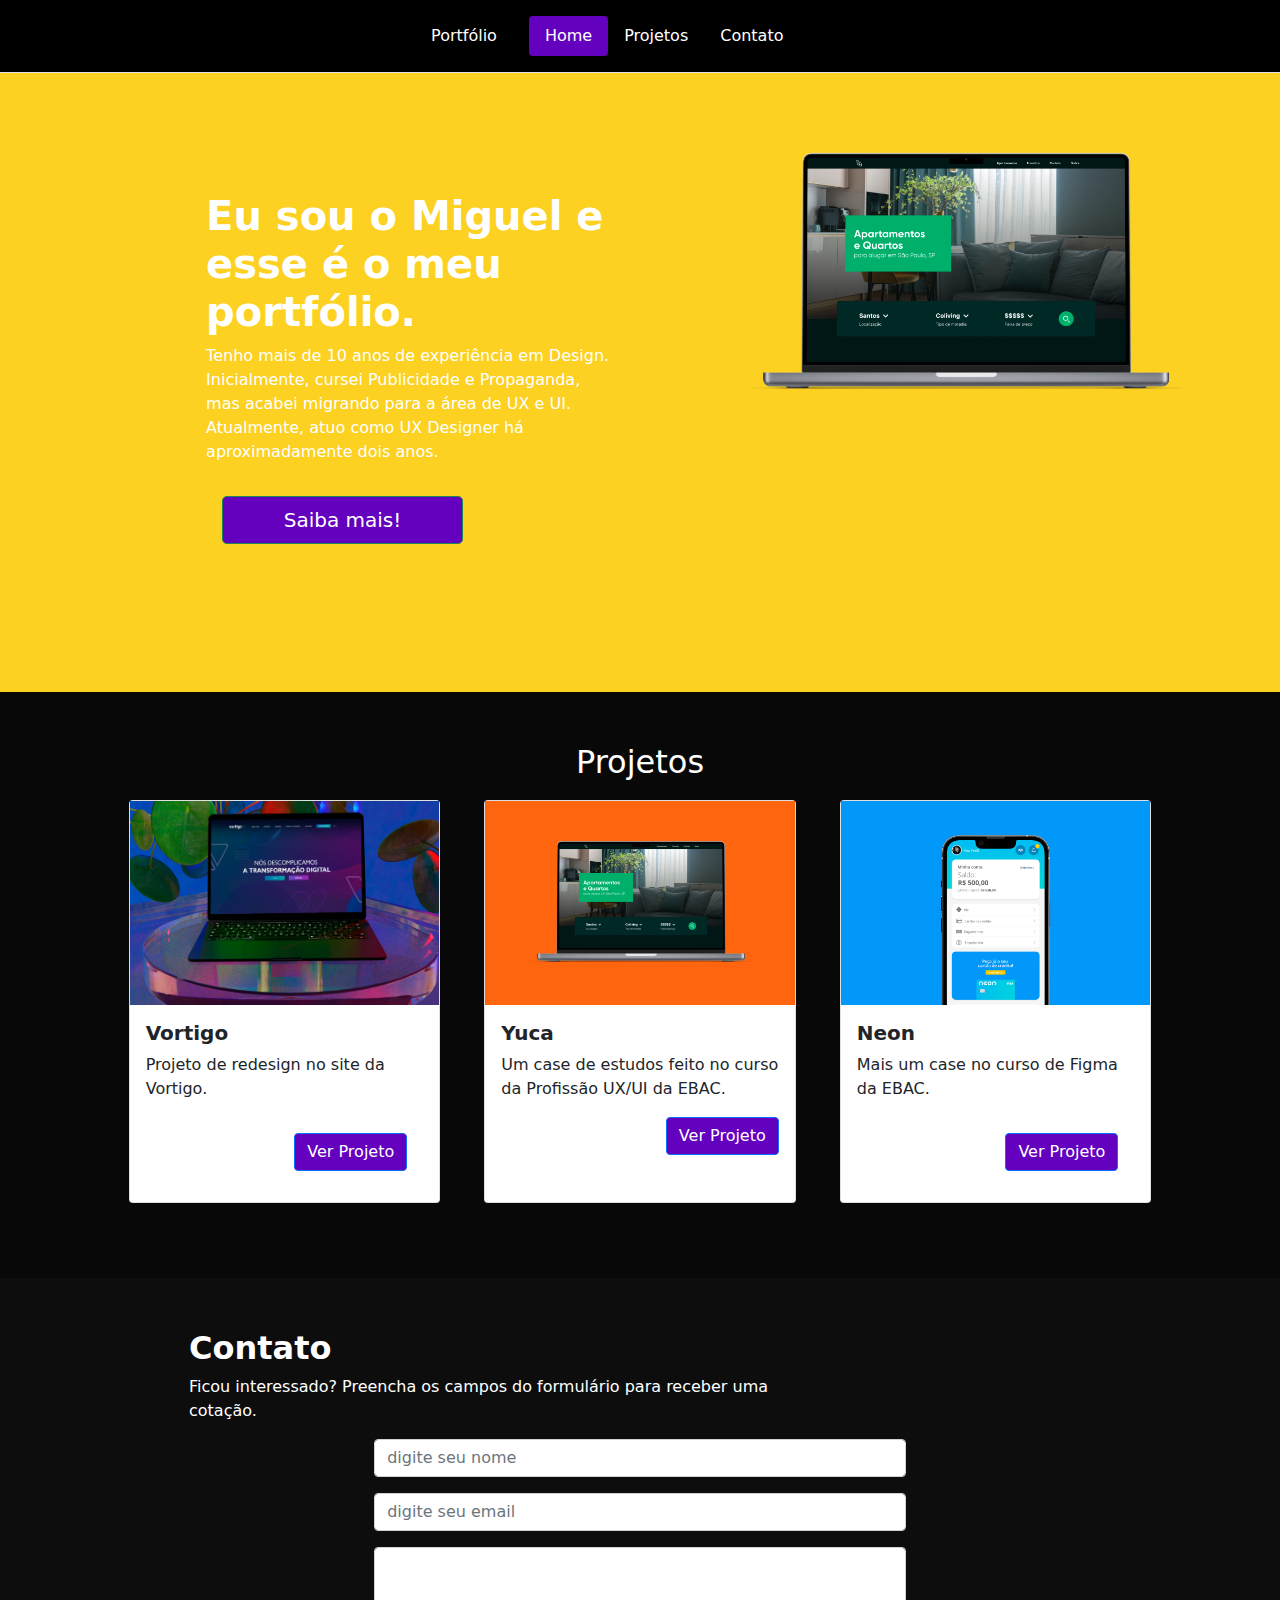
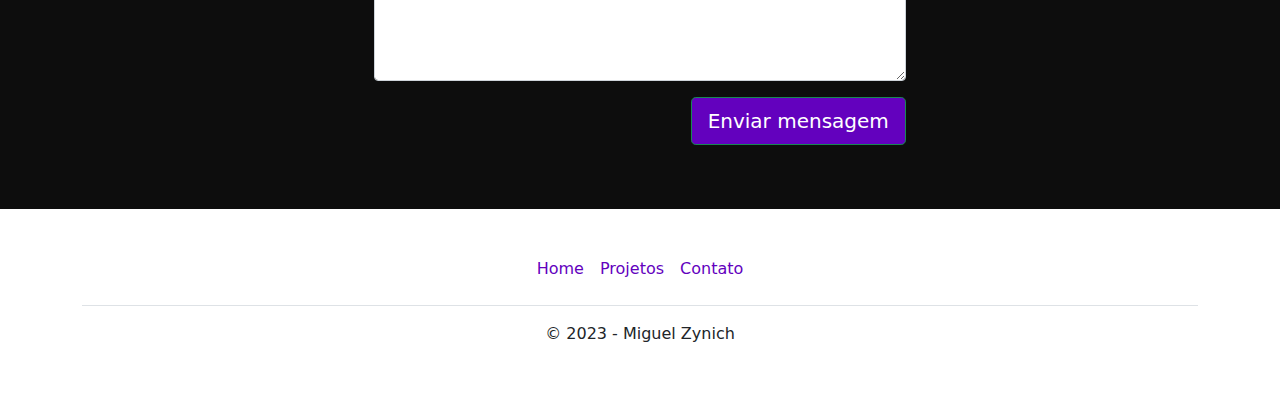
<file: bootstrap/projeto/index.html>
<!DOCTYPE html>
<html lang="en">
<head>
    <meta charset="UTF-8">
    <meta http-equiv="X-UA-Compatible" content="IE=edge">
    <meta name="viewport" content="width=device-width, initial-scale=1.0">
    <link href="./bootstrap/css/bootstrap.min.css" rel="stylesheet">
    <link rel="stylesheet" href="./style/custom.css">
    <title>Portfólio</title>
</head>
<body>
    <header class="d-flex justify-content-center align-items-center border-bottom" style="background-color: #000000;">
        <div class="d-flex align-items-center link-body-emphasis">
            <span class="col-xl-8 col-lg-7 col-md-6 col-sm-6 mx-3" style="color: #ffffff;">Portfólio</span>
        </div>
   
        <ul class="nav nav-pills col-xxl-2 col-xl-3 col-lg-3 col-md-4 col-sm-5 col-xs-8 m-3 p-4b color: #000">
        <li class="nav-item"><a href="#home" class="nav-link active" aria-current="page" style="background-color: #6301be;">Home</a></li>
        <li class="nav-item"><a href="#projetos" class="nav-link" style="color: #ffffff;">Projetos</a></li>
        <li class="nav-item"><a href="#contato" class="nav-link" style="color: #ffffff">Contato</a></li>
    </ul>

</header>
    <section id="sobre" style= "background-color: #FCD122">
    <div class="container">
        <div class="row m-1 p-2">
            <div class="col-md-7 col-sm-12 d-flex flex-column align-items-stretch justify-content-center mx-auto" style="width: 40%; min-width: 260px; height: 480px; min-height: 330px;">
                <h1 class="fw-bold" style= "color: #ffffff;">Eu sou o Miguel e esse é o meu portfólio.</h1>
                <p class="teste" style="color:#ffffff";> Tenho mais de 10 anos de experiência em Design.
                Inicialmente, cursei Publicidade e Propaganda, mas acabei migrando para a área de UX e UI. Atualmente, atuo como UX Designer há aproximadamente dois anos.</p>
                <a class="btn btn-lg btn-success col-md-7 col-sm-7 m-3 position-relative bottom-70 end-80" style="background-color: #6301be;">Saiba mais!</a>
            </div>
            <div class="col-md-5 col-sm-12">
                <img src="./images/mac_preview.png" alt="Imagem Exemplo" class="img-fluid fixed m-2 .img-thumbnail" style="min-width: 220px">
            </div>
        </div>
    </div>
</section>

    <section id="projetos" style= "background-color: #080808;">
        <div class="container col-md-10 col-sm-12 d-flex flex-column align-items-center justify-content-center mx-auto">
            <h2 style="color: #ffffff;">Projetos</h2>
            <div class="row">
                <div class="col">
                <div class="col-12 col-md-6 col-lg-4"></div>
                    <div class="card">
                        <img src="./images/04_02 1.png" alt="Imagem Exemplo" class="img-fluid">
                        <div class="card-body">
                            <h5 class="card-title fw-bold">Vortigo</h5>
                            <p class="card-text">Projeto de redesign no site da Vortigo. </p>
                            <a class="btn btn-primary float-end m-3" style="background-color: #6301be;" data-bs-toggle="modal" data-bs-target="#modal-1">Ver Projeto</a>
                        </div>
                    </div>
                </div>
                    

                    <div class="col-12 col-md-6 col-lg-4">
                    <div class="card">
                        <img src="./images/Group 322.png" alt="Imagem Exemplo" class="img-fluid">
                        <div class="card-body">
                            <h5 class="card-title fw-bold">Yuca</h5>
                            <p class="card-text">Um case de estudos feito no curso da Profissão UX/UI da EBAC.</p>
                            <a class="btn btn-primary float-end" style="background-color: #6301be;"" href="#produto-2">Ver Projeto</a>
                        </div>
                    </div>
                    </div>

                    <div class="col-12 col-md-6 col-lg-4">    
                    <div class="card">
                        <img src="./images/neon.png" alt="Imagem Exemplo" class="img-fluid">
                        <div class="card-body">
                            <h5 class="card-title fw-bold">Neon</h5>
                            <p class="card-text">Mais um case no curso de Figma da EBAC.</p>
                            <a class="btn btn-primary float-end m-3 mt-3" style="background-color: #6301be;" href="#produto-3">Ver Projeto</a>
                        </div>
                    </div>
                </div>
                    
                </div>
            </div>
        </div>

    </section>


    <section id="contato" style="background-color: #0D0D0D;">
        <div class="container d-flex flex-row justify-content-center align-items-center">
            <div class="row">
                <div class="col-md-8 col-sm-3">
                    <h2 class="fw-bold" style="color: #ffffff;">Contato</h2>
                    <p class= texto style="color: #ffffff;">Ficou interessado? Preencha os campos do formulário para receber uma cotação.</p>
                </div>
                <div class= "col-md-12 col-sm-3 mx-auto" style="width: 60%;">
                    <form class="form">

                        <div class="input-group">
                            <input class="form-control" type="text" name="nome" placeholder="digite seu nome">
                        </div>

                        <div class="input-group">
                            <input class="form-control" type="text" name="email" placeholder="digite seu email">
                        </div>

                        <div class="input-group">
                            <textarea  class="form-control" name="" rows="5"></textarea>
                        </div>

                        <button type="submit" class="btn btn-lg btn-success float-end " style="background-color: #6301be">Enviar mensagem</button>

                    </form>

                </div>
            </div>
        </div>
    </section>

    <div class="container">
        <footer class="py-3 my-4">
          <ul class="nav justify-content-center border-bottom pb-3 mb-3">
            <li class="nav-item"><a href="#home" class="nav-link px-2 text-body-secondary" style="color: #6301be;">Home</a></li>
            <li class="nav-item"><a href="#projetos" class="nav-link px-2 text-body-secondary" style="color: #6301be;">Projetos</a></li>
            <li class="nav-item"><a href="#contato" class="nav-link px-2 text-body-secondary" style="color: #6301be;">Contato</a></li>
            </ul>
          <p class="text-center text-body-secondary">© 2023 - Miguel Zynich</p>
        </footer>
      </div>

    <script src="./bootstrap/js/bootstrap.bundle.min.js"></script>
</body>
</html>
</file>
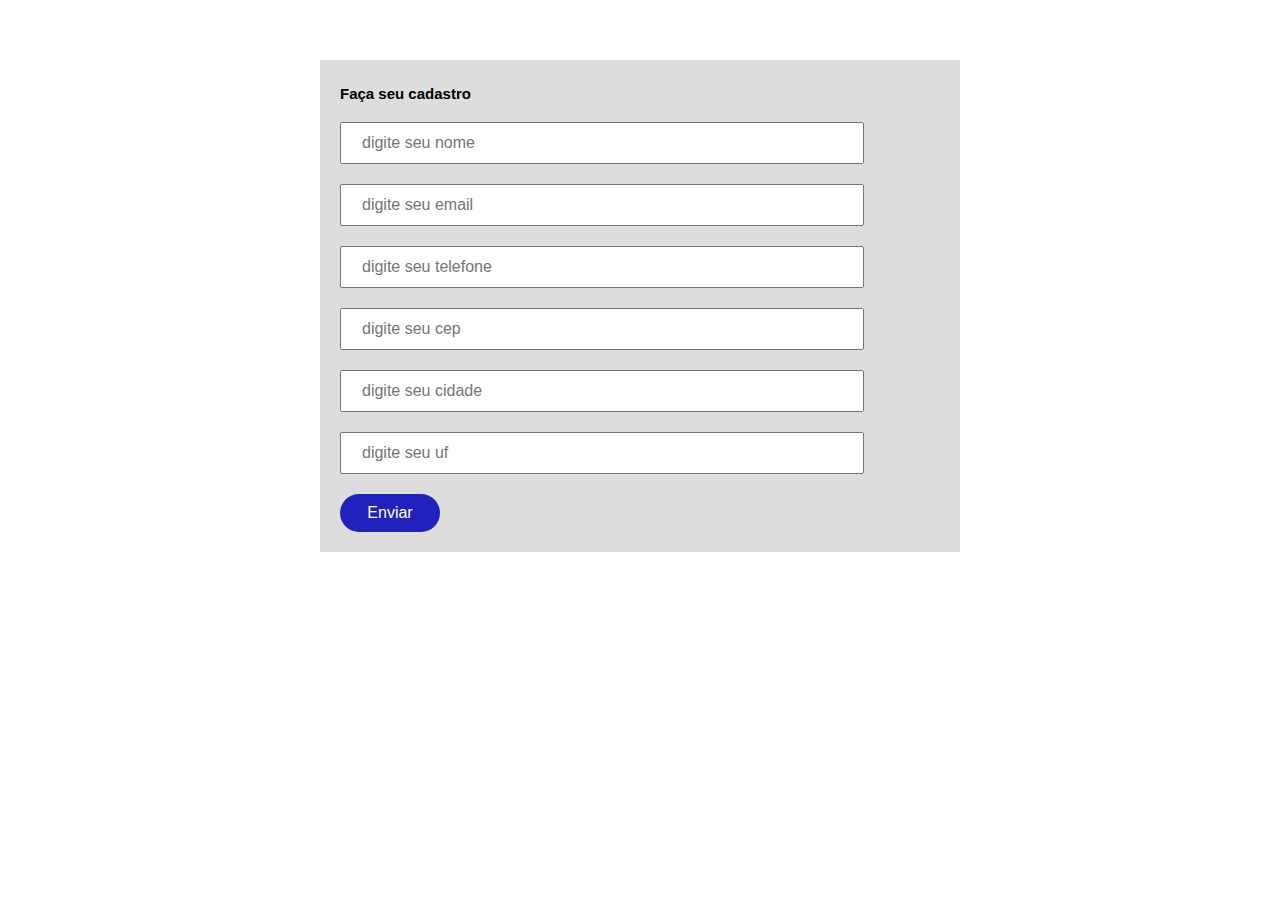
<file: javascript/formulario.html>
<!DOCTYPE html>
<html lang="en">
<head>
    <meta charset="UTF-8">
    <meta http-equiv="X-UA-Compatible" content="IE=edge">
    <meta name="viewport" content="width=device-width, initial-scale=1.0">
    <link rel="stylesheet" href="./css/style.css">
    <title>Javascript</title>
</head>
<body>

    <div class="container">

        <div class="mensagem"></div>

        <form id="formulario-02">
            <h2>Faça seu cadastro</h2>
            <input type="text" placeholder="digite seu nome" class="obrigatorio" name="nome">
            <input type="text" placeholder="digite seu email" class="email" name="email">
            <input type="text" placeholder="digite seu telefone" class="" name="telefone">
            <input type="text" placeholder="digite seu cep" class="numerico" name="cep">
            <input type="text" placeholder="digite seu cidade" class="obrigario" name="cidade">
            <input type="text" placeholder="digite seu uf" class="uf" name="uf"> 
            <button type="submit">Enviar</button>
        </form>

        <div id="resultado">
            
        </div>

    </div>

    <script type="text/javascript" src="./js/script.js"></script>
    
</body>
</html>
</file>
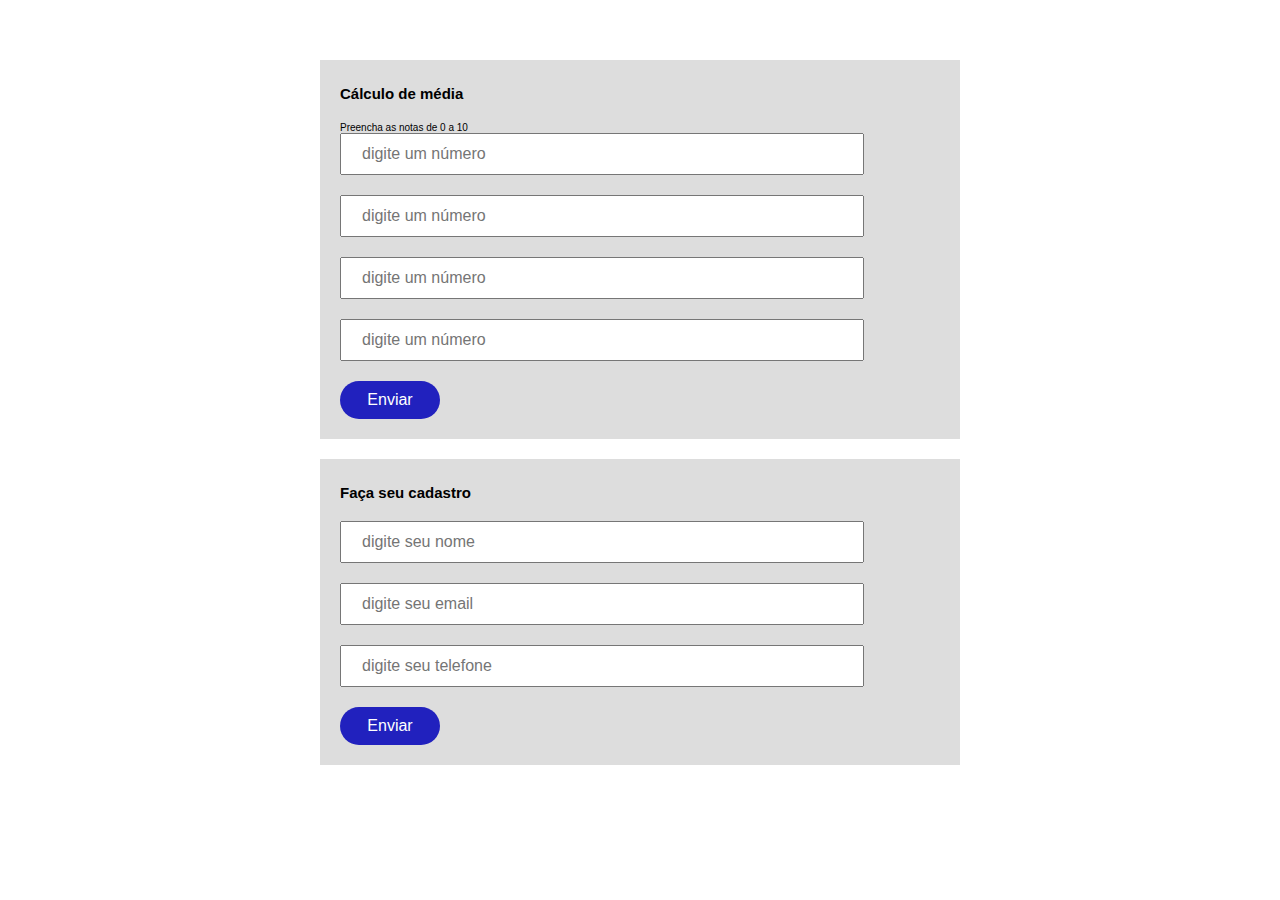
<file: javascript/funcoes.html>
<!DOCTYPE html>
<html lang="en">
<head>
    <meta charset="UTF-8">
    <meta http-equiv="X-UA-Compatible" content="IE=edge">
    <meta name="viewport" content="width=device-width, initial-scale=1.0">
    <link rel="stylesheet" href="./css/style.css">
    <title>Javascript</title>
</head>
<body>

    <div class="container">

        <div class="mensagem"></div>

        <form id="formulario-01">
            <h2>Cálculo de média</h2>
            <p>Preencha as notas de 0 a 10</p>
            <input type="text" placeholder="digite um número" class="numero" name="n1">
            <input type="text" placeholder="digite um número" class="numero" name="n2">
            <input type="text" placeholder="digite um número" class="numero" name="n3">
            <input type="text" placeholder="digite um número" class="numero" name="n4">
            <button type="submit">Enviar</button>
        </form>

        <form id="formulario-02">
            <h2>Faça seu cadastro</h2>
            <input type="text" placeholder="digite seu nome" class="obrigatorio" name="nome">
            <input type="text" placeholder="digite seu email" class="obrigatorio" name="email">
            <input type="text" placeholder="digite seu telefone" class="" name="telefone">
            <button type="submit">Enviar</button>
        </form>

        <div id="resultado">
            
        </div>

    </div>

    <script type="text/javascript" src="./js/script.js"></script>
    
</body>
</html>
</file>
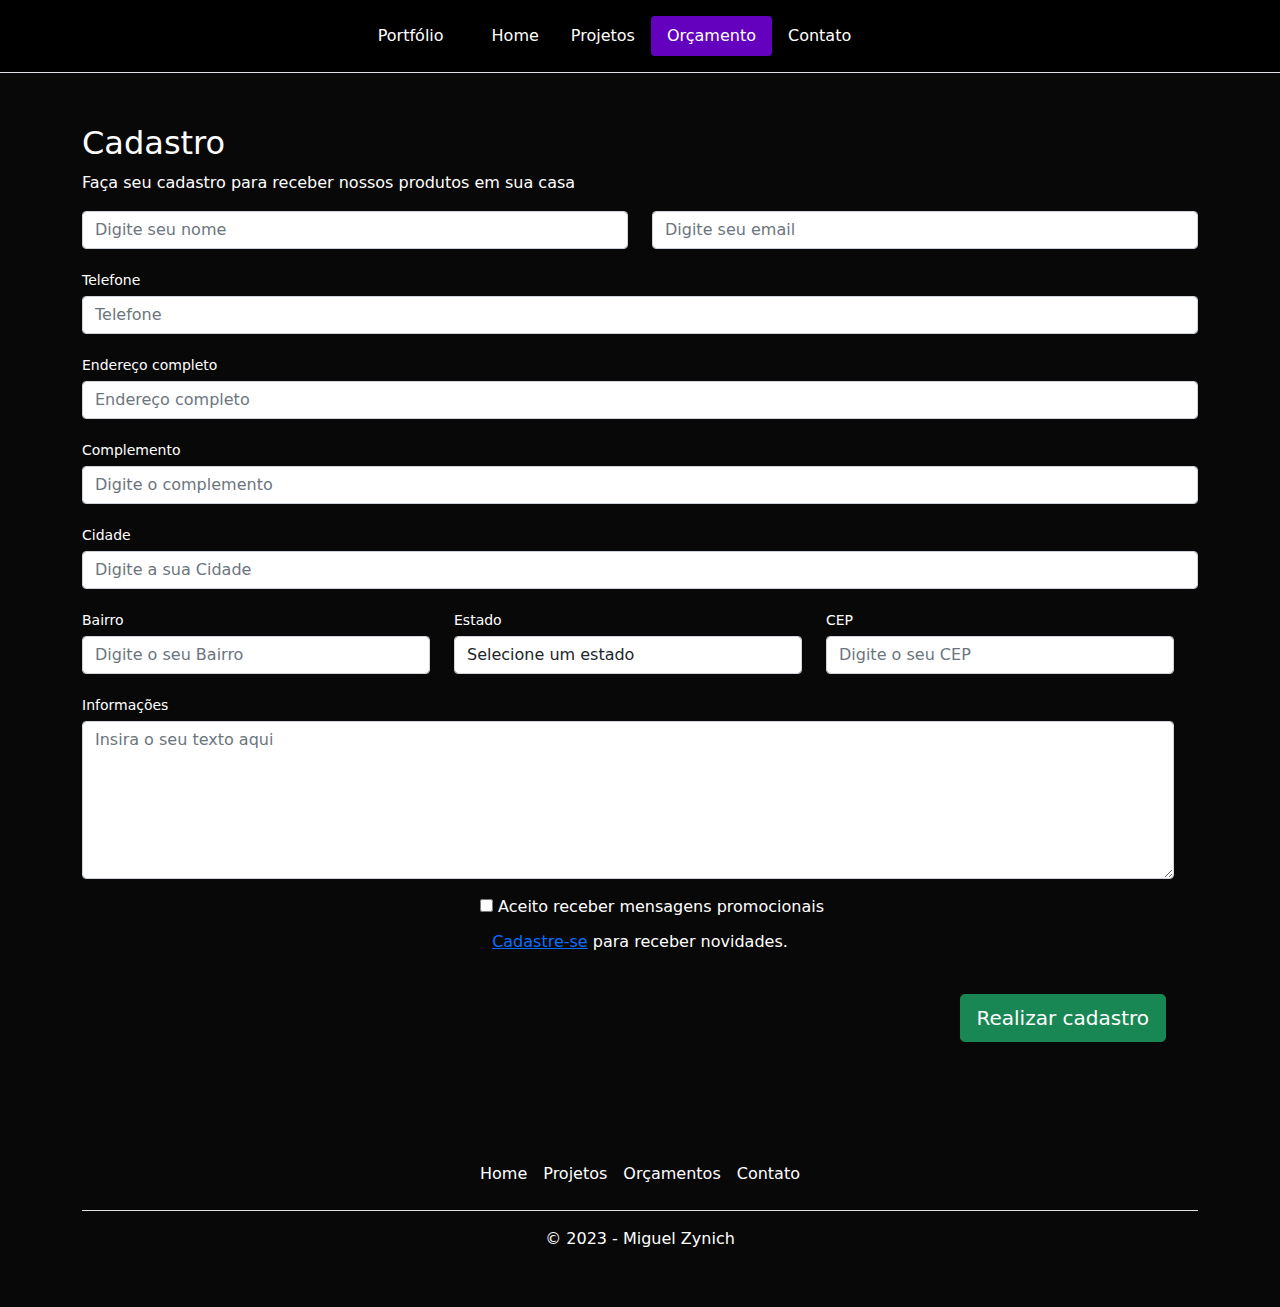
<file: bootstrap/projeto/cadastro.html>
<!DOCTYPE html>
<html lang="en">
<head>
    <meta charset="UTF-8">
    <meta http-equiv="X-UA-Compatible" content="IE=edge">
    <meta name="viewport" content="width=device-width, initial-scale=1.0">
    <link href="./bootstrap/css/bootstrap.min.css" rel="stylesheet">
    <link rel="stylesheet" href="./style/custom.css">
    <title>Portfólio</title>
</head>
<body>
    <header class="d-flex justify-content-center align-items-center border-bottom" style="background-color: #000000;">
        <div class="d-flex align-items-center link-body-emphasis">
            <span class="col-xl-8 col-lg-7 col-md-6 col-sm-6 mx-3" style="color: #ffffff;">Portfólio</span>
        </div>
   
        <ul class="nav nav-pills col-xxl-4 col-xl-4 col-lg-4 col-md-6 col-sm-8 col-xs-3 m-3 p-4b color: #000">
        <li class="nav-item"><a href="./index.html" style="color: #ffffff" class="nav-link">Home</a></li>
        <li class="nav-item"><a href="./index.html" class="nav-link" style="color: #ffffff;">Projetos</a></li>
        <li class="nav-item"><a href="./cadastro.html" class="nav-link active" aria-current="page" style= "background-color: #6301be; color:#ffffff;">Orçamento</a></li>
        <li class="nav-item"><a href="./index.html" class="nav-link" style="color: #ffffff">Contato</a></li>
    </ul>
</header>
<body style="background-color: #080808;">
    <section id="cadastro" style="color: #ffffff">
        <div class="container">

            <div class="row">
                <div class="col-md-12 col-sm-12">
                    <h2>Cadastro</h2>
                    <p>Faça seu cadastro para receber nossos produtos em sua casa</p>
                </div>
            </div>

            <form class="form">
                    <div class="row">
                    <div class="col">
                        <div class="input-group">
                            <input class="form-control" type="text" name="nome" placeholder="Digite seu nome" required pattern="[A-Za-zÀ-ÖØ-öø-ÿ\s]+">
                        </div>
                    </div>
                   

                    <div class="col">
                        <div class="input-group">
                            <input class="form-control" type="email" name="email" placeholder="Digite seu email" required>
                        </div>
                    </div>
                </div>

                <div class="row">
                    <div class="col">
                        <label for="telefone" class="col-form-label col-form-label-sm">Telefone</label>
                        <input type="text" id="telefone" class="form-control" placeholder="Telefone" required>
                    </div>
                </div>

                <div class="row">
                    <div class="col">
                        <label for="endereco" class="col-form-label col-form-label-sm">Endereço completo</label>
                        <input type="text" id="endereco" class="form-control" placeholder="Endereço completo" required>
                    </div>
                </div>

                <div class="row">
                    <div class="col">
                        <label for="complemento" class="col-form-label col-form-label-sm">Complemento</label>
                        <input type="text" id="complemento" class="form-control" placeholder="Digite o complemento" >
                    </div>
                </div>

                <div class="row">
                    <div class="col">
                        <label for="cidade" class="col-form-label col-form-label-sm">Cidade</label>
                        <input type="text" name="cidade" placeholder="Digite a sua Cidade" id="cidade" class="form-control" required>
                    </div>

                    <div class="row">
                        <div class="col">
                            <label for="bairro" class="col-form-label col-form-label-sm">Bairro</label>
                            <input type="text" name="cidade" placeholder="Digite o seu Bairro" id="Bairro" class="form-control" required>
                        </div>

                    <div class="col">
                        <label for="estado" class="col-form-label col-form-label-sm">Estado</label>
                        <select name="estado"  id="estado"  class="form-control">
                            <option value="">Selecione um estado</option>
                            <option value="sp">SP</option>
                            <option value="al">AL</option>
                            <option value="mg">MG</option>
                        </select>
                    </div>
                    <div class="col">
                        <label for="cep"  class="col-form-label col-form-label-sm">CEP</label>
                        <input type="text" name="cep" placeholder="Digite o seu CEP" id="cep" class="form-control" required pattern="[0-9]{5}-?[0-9]{3}">
                    </div>
                </div>


                <div class="row">
                    <div class="col">
                           <label for="info" class="col-form-label col-form-label-sm">Informações</label>
                           <textarea class="form-control" name="informacoes" placeholder="Insira o seu texto aqui" id="info" rows="6" required></textarea>
                        </div>
                    </div>
                </div>
                <div class="row">
                    <div class="col-md-12 d-flex justify-content-center">
                        <div class="form-check">
                            <input type="checkbox" name="promocionais" id="promocionais">
                            <label for="promocionais" class="form-check-label col-form-label-m">Aceito receber mensagens promocionais</label>
                        </div>
                    </div>
                </div>
                
            </form>

            <div class="row">
                <div class="col-md-12">
                <div class="promo w-100 mb-3 d-flex justify-content-center">
            <p> <a href="#cadastro" class="toggle_cadastro" data-bs-toggle="modal" data-bs-target="#modal-1">Cadastre-se</a> para receber
                novidades.</p>
            </div>
            </div>
           
            <div class="row">
            <div class="col-md-12">
            <button type="submit" class="btn btn-lg btn-success float-end m-2">Realizar cadastro</button>
            </div>
            </div>
    </section>

    <div class="modal fade" id="modal-1">
        <div class="modal-dialog">
            <div class="modal-content">
                <div class="modal-header">
                    <h5 class="modal-title">Inscrever-me na lista</h5>
                    <button class="btn-close" data-bs-dismiss="modal" aria-label="Close"></button>
                </div>
                <div class="modal-body">
                    <h6>Preencha os campos para receber novidades e promoções</h6>

                    <form class="form-inline">
                        <div class="row">
                            <div class="form-group col-4">
                                <input type="text" class="form-control form-control-sm mb-2" name="nome"
                                    placeholder="nome" required>
                            </div>
                            <div class="form-group col-4">
                                <input type="text" class="form-control form-control-sm mb-2" name="e-mail"
                                    placeholder="e-mail" required>
                            </div>
                            <div class="form-group col-4">
                                <button type="submit" class="btn btn-sm btn-success">receber novidades</button>
                            </div>
                        </div>
                    </form>

                </div>
                <div class="modal-footer">
                    <button type="button" class="btn btn-secondary mb-2" data-bs-dismiss="modal">Fechar</button>
                </div>
            </div>
        </div>

    </div>
<div class="container">
    <footer class="py-3 my-4">
      <ul class="nav justify-content-center border-bottom pb-3 mb-3">
        <li class="nav-item"><a href="#home" class="nav-link px-2 text-body-secondary" style="color: #ffffff;">Home</a></li>
        <li class="nav-item"><a href="#projetos" class="nav-link px-2 text-body-secondary" style="color: #ffffff;">Projetos</a></li>
        <li class="nav-item"><a href="./cadastro.html" class="nav-link px-2 text-body-secondary" style="color: #ffffff;">Orçamentos</a></li>
        <li class="nav-item"><a href="#contato" class="nav-link px-2 text-body-secondary" style="color: #ffffff;">Contato</a></li>
        </ul>
      <p class="text-center text-body-secondary" style="color: #ffffff">© 2023 - Miguel Zynich</p>
      </div>
    </footer>

    <script src="https://cdn.jsdelivr.net/npm/@popperjs/core@2.11.6/dist/umd/popper.min.js"></script>
    <script src="./bootstrap/js/bootstrap.bundle.min.js"></script>
</body>
</html>
</file>
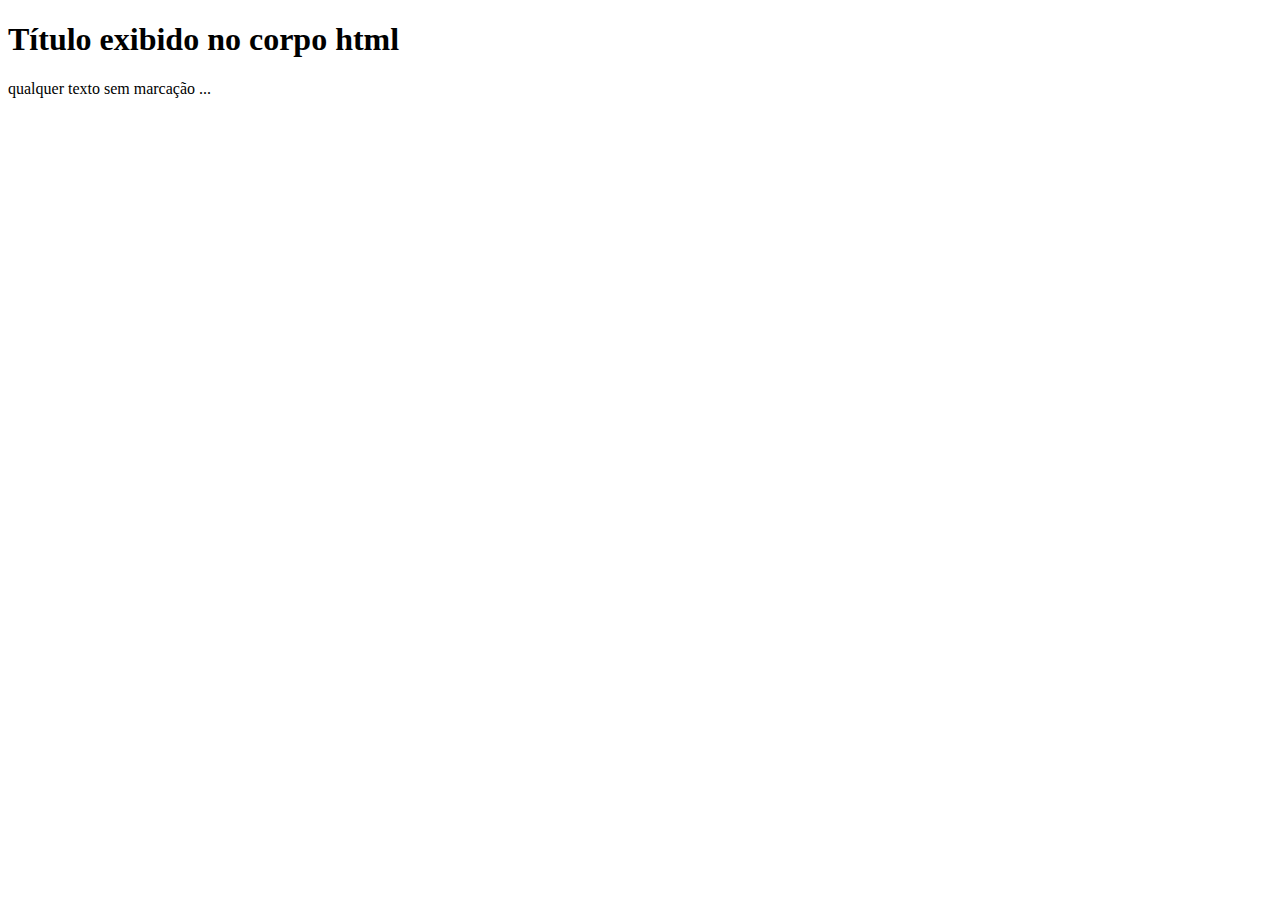
<file: html-css/HTML/01-introducao.html>
<!DOCTYPE html>
<html lang="pt_BR">
	<head>
		<meta charset="UTF-8">
		<meta name="viewport" content="width=device-width, initial-scale=1">
		<title>Título da página exibido no navegador</title>
	</head>
	<body>
		<h1>Título exibido no corpo html</h1>
		<p>qualquer texto sem marcação ... </p>
	</body>
</html>
</file>
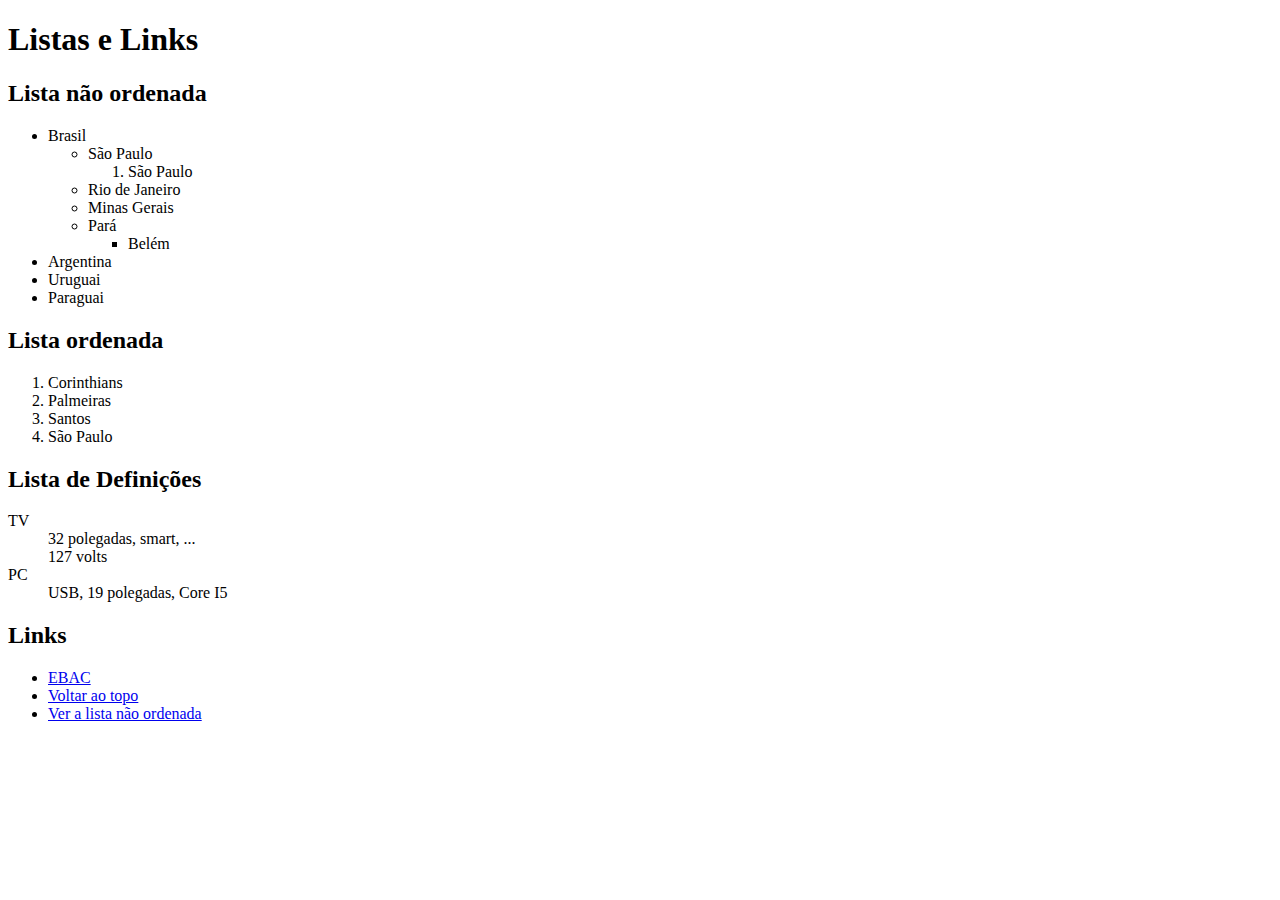
<file: html-css/HTML/02-listas-e-links.html>
<!DOCTYPE html>
<html lang="pt-br">
	<head>
		<meta charset="UTF-8">
		<meta name="viewport" content="width=device-width, initial-scale=1">
		<title>HTML Listas e Linksr</title>
	</head>
	<body>
		<h1>Listas e Links</h1>

		<h2 id="lista-nao-ordenada">Lista não ordenada</h2>
		
		<ul>
			<li>
				Brasil
				<ul>
					<li>São Paulo
						<ol>
							<li>São Paulo</li>
						</ol>
					</li>
					<li>Rio de Janeiro</li>
					<li>Minas Gerais</li>
					<li>Pará
						<ul>
							<li>Belém</li>
						</ul>
					</li>
				</ul>
			</li>
			<li>Argentina</li>
			<li>Uruguai</li>
			<li>Paraguai</li>
		</ul>

		<h2>Lista ordenada</h2>

		<ol>
			<li>Corinthians</li>
			<li>Palmeiras</li>
			<li>Santos</li>
			<li>São Paulo</li>
		</ol>

		
		<h2>Lista de Definições</h2>		

		<dl>
			<dt>TV</dt>
				<dd>32 polegadas, smart, ...</dd>
				<dd>127 volts</dd>
			<dt>PC</dt>
				<dd>USB, 19 polegadas, Core I5</dd>
		</dl>

		<h2>Links</h2>

		<nav>
			<ul>

				<!-- 
					CORS 
					Cross-Origin Resource Sharing (Compartilhamento de recursos com origens diferentes
				-->
				<li><a href="https://ebaconline.com.br">EBAC</a></li>
				<li><a href="#top">Voltar ao topo</a> </li>
				<li><a href="#lista-nao-ordenada">Ver a lista não ordenada</a></li>
			</ul>
		</nav>

	</body>
</html>
</file>
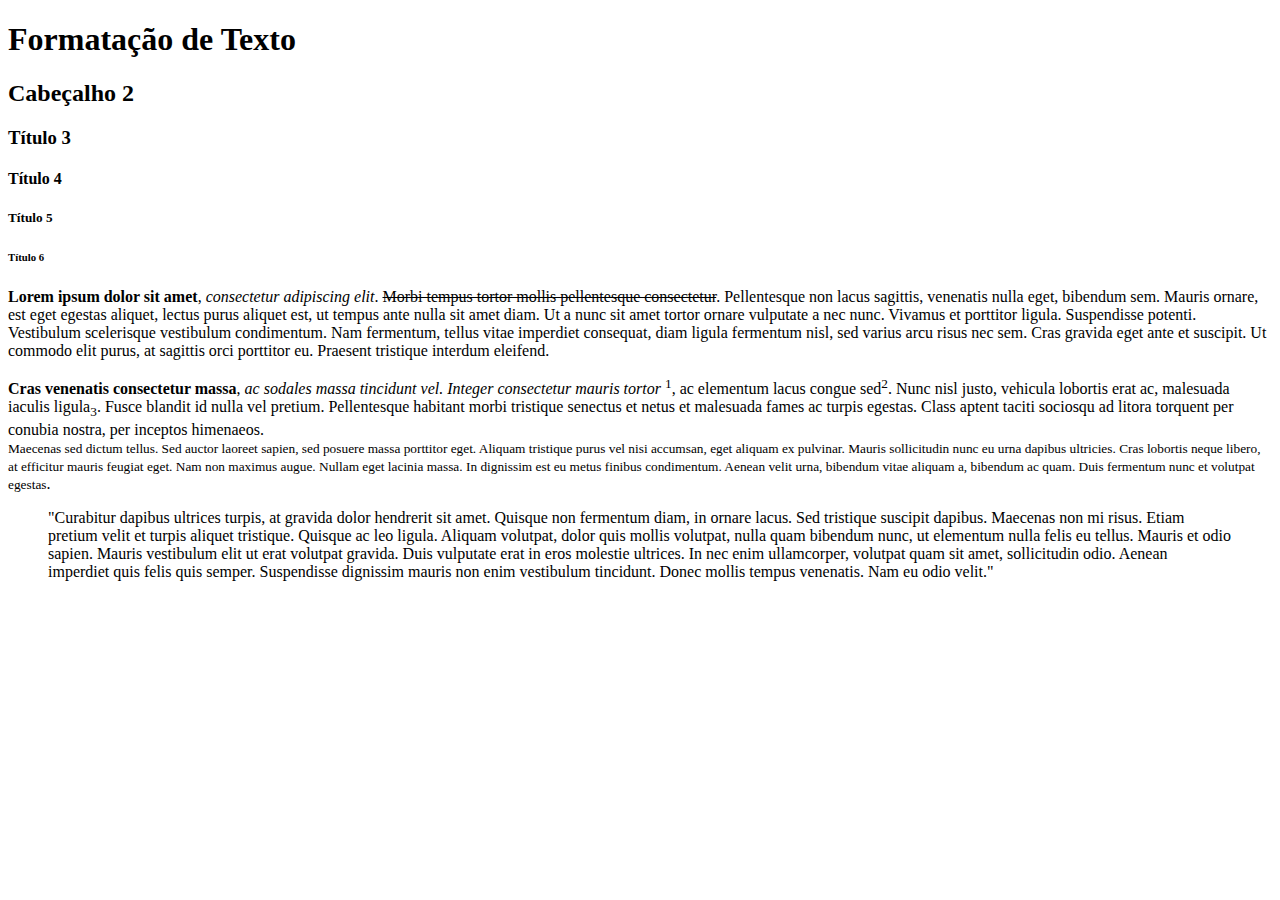
<file: html-css/HTML/03-formatacao-de-texto.html>
<!DOCTYPE html>
<html lang="pt-br">
	<head>
		<title>HTML - Formatação de Texto</title>
		<meta charset="UTF-8">
		<meta name="viewport" content="width=device-width, initial-scale=1">
	</head>
	<body>
		<h1>Formatação de Texto</h1>
		<h2>Cabeçalho 2</h2>
		<h3>Título 3</h3>
		<h4>Título 4</h4>
		<h5>Título 5</h5>
		<h6>Título 6</h6>

		<p> <b>Lorem ipsum dolor sit amet</b>, <i>consectetur adipiscing elit</i>. <del>Morbi tempus tortor mollis pellentesque consectetur</del>. Pellentesque non lacus sagittis, venenatis nulla eget, bibendum sem. Mauris ornare, est eget egestas aliquet, lectus purus aliquet est, ut tempus ante nulla sit amet diam. Ut a nunc sit amet tortor ornare vulputate a nec nunc. Vivamus et porttitor ligula. Suspendisse potenti. Vestibulum scelerisque vestibulum condimentum. Nam fermentum, tellus vitae imperdiet consequat, diam ligula fermentum nisl, sed varius arcu risus nec sem. Cras gravida eget ante et suscipit. Ut commodo elit purus, at sagittis orci porttitor eu. Praesent tristique interdum eleifend.</p>

		<p> <strong>Cras venenatis consectetur massa</strong>, <em>ac sodales massa tincidunt vel. Integer consectetur mauris tortor</em> <sup>1</sup>, ac elementum lacus congue sed<sup>2</sup>. Nunc nisl justo, vehicula lobortis erat ac, malesuada iaculis ligula<sub>3</sub>. Fusce blandit id nulla vel pretium. Pellentesque habitant morbi tristique senectus et netus et malesuada fames ac turpis egestas. Class aptent taciti sociosqu ad litora torquent per conubia nostra, per inceptos himenaeos. <br> <small>Maecenas sed dictum tellus. Sed auctor laoreet sapien, sed posuere massa porttitor eget. Aliquam tristique purus vel nisi accumsan, eget aliquam ex pulvinar. Mauris sollicitudin nunc eu urna dapibus ultricies. Cras lobortis neque libero, at efficitur mauris feugiat eget. Nam non maximus augue. Nullam eget lacinia massa. In dignissim est eu metus finibus condimentum. Aenean velit urna, bibendum vitae aliquam a, bibendum ac quam. Duis fermentum nunc et volutpat egestas</small>.</p>

		<blockquote>"Curabitur dapibus ultrices turpis, at gravida dolor hendrerit sit amet. Quisque non fermentum diam, in ornare lacus. Sed tristique suscipit dapibus. Maecenas non mi risus. Etiam pretium velit et turpis aliquet tristique. Quisque ac leo ligula. Aliquam volutpat, dolor quis mollis volutpat, nulla quam bibendum nunc, ut elementum nulla felis eu tellus. Mauris et odio sapien. Mauris vestibulum elit ut erat volutpat gravida. Duis vulputate erat in eros molestie ultrices. In nec enim ullamcorper, volutpat quam sit amet, sollicitudin odio. Aenean imperdiet quis felis quis semper. Suspendisse dignissim mauris non enim vestibulum tincidunt. Donec mollis tempus venenatis. Nam eu odio velit."</blockquote>



	</body>
</html>
</file>
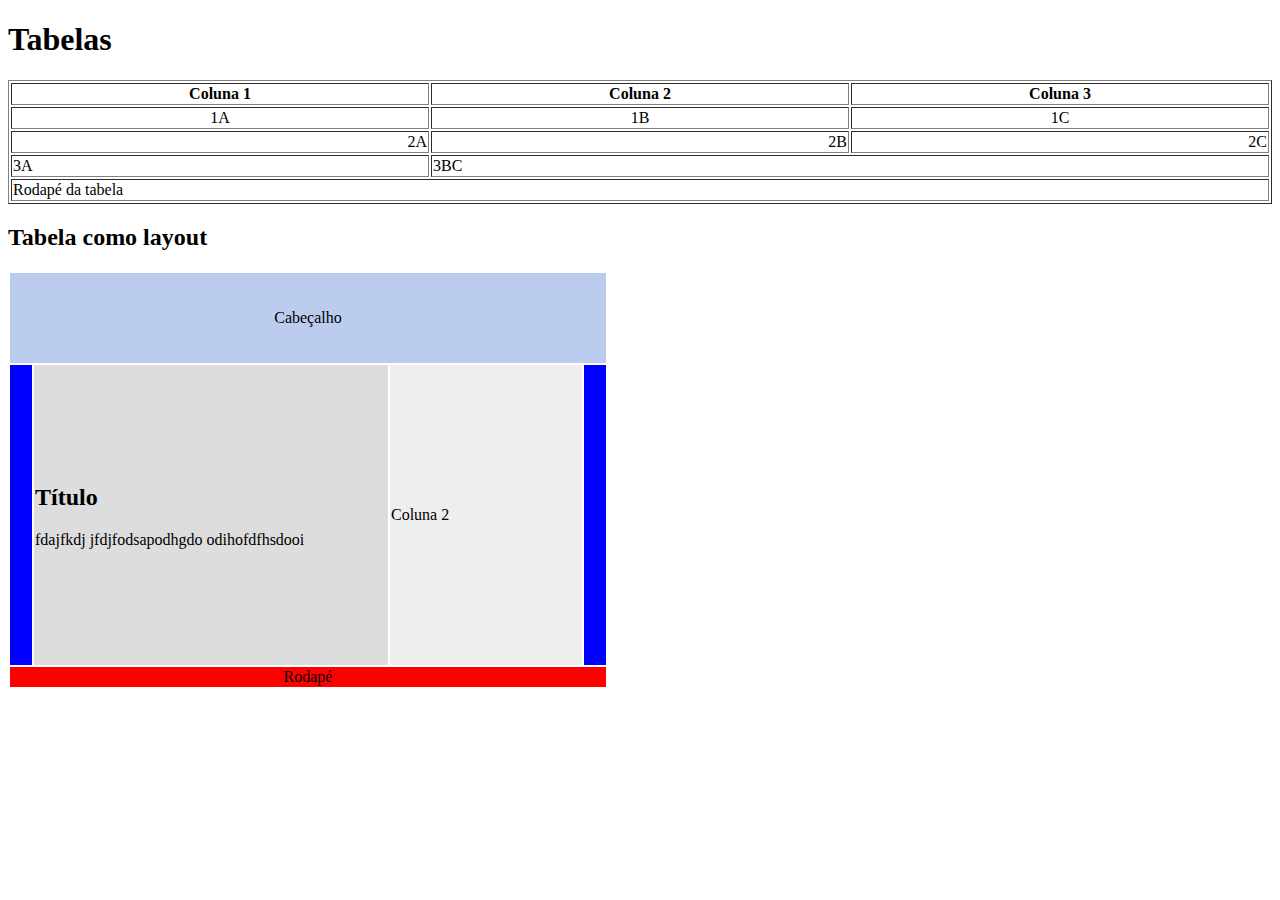
<file: html-css/HTML/04-tabelas.html>
<!DOCTYPE html>
<html lang="pt-br">
	<head>
		<title>HTML - Tabelas</title>
		<meta charset="UTF-8">
		<meta name="viewport" content="width=device-width, initial-scale=1">
	</head>
	<body>

		<h1>Tabelas</h1>

		<table border="1" width="100%">
			<thead>
				<tr>
					<th>Coluna 1</th>
					<th>Coluna 2</th>
					<th>Coluna 3</th>
				</tr>
			</thead>
			<tbody>	
				<tr align="center">
					<td>1A</td>
					<td>1B</td>
					<td>1C</td>
				</tr>
				<tr align="right">
					<td>2A</td>
					<td>2B</td>
					<td>2C</td>
				</tr>
				<tr>
					<td>3A</td>
					<td colspan="2">3BC</td>
				</tr>
			</tbody>
			<tfoot>
				<tr>
					<td colspan="3">Rodapé da tabela</td>
				</tr>
			</tfoot>
		</table>


		<h2>Tabela como layout</h2>

		<table width="600">
			<tr height="90">
				<td colspan="4" bgcolor="#BBCCEE" align="center"> Cabeçalho</td>
			</tr>
			<tr height="300">
				<td width="20" bgcolor="#0000FF"></td>
				<td width="60%" bgcolor="#DDDDDD">
					<h2>Título</h2>
					<p>fdajfkdj jfdjfodsapodhgdo odihofdfhsdooi</p>

				</td>
				<td bgcolor="#EEEEEE">Coluna 2</td>
				<td width="20"bgcolor="#0000FF"></td>
			</tr>
			<tr>
				<td bgcolor="#FF0000" colspan="4" align="center">Rodapé</td>
			</tr>
		</table>

	</body>
</html>
</file>
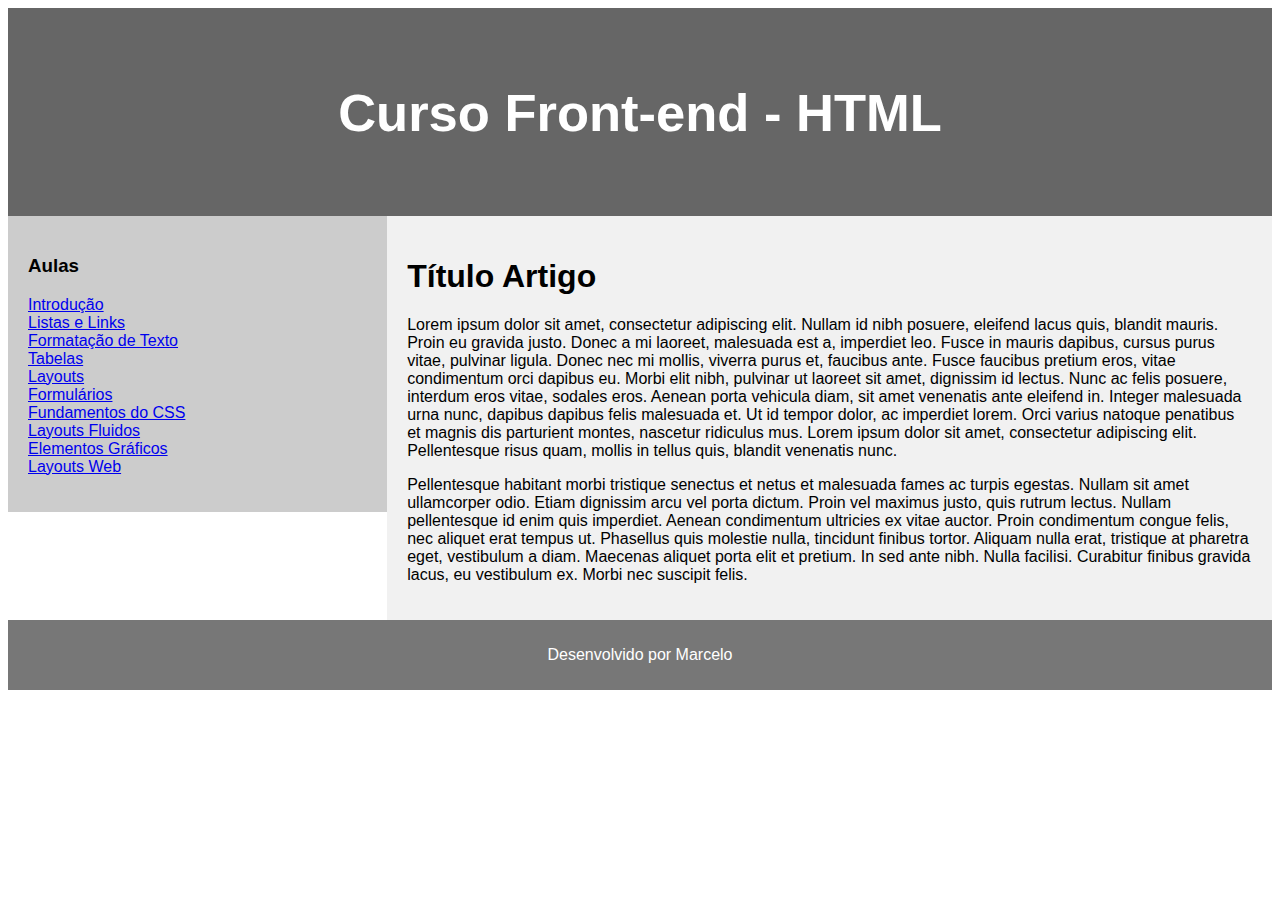
<file: html-css/HTML/05-layouts.html>
<!DOCTYPE html>
<html lang="pt-br">
	<head>
		<title>HTML - Layouts</title>
		<meta charset="UTF-8">
		<meta name="viewport" content="width=device-width, initial-scale=1">
		<style>
			* {
			  box-sizing: border-box;
			}

			body {
			  font-family: Arial, Helvetica, sans-serif;
			}

			/* Style the header */
			header {
			  background-color: #666;
			  padding: 30px;
			  text-align: center;
			  font-size: 35px;
			  color: white;
			}

			/* Create two columns/boxes that floats next to each other */
			nav {
			  float: left;
			  width: 30%;
			   
			  background: #ccc;
			  padding: 20px;
			}

			/* Style the list inside the menu */
			nav ul {
			  list-style-type: none;
			  padding: 0;
			}

			article {
			  float: left;
			  padding: 20px;
			  width: 70%;
			  background-color: #f1f1f1;
			}

			/* Clear floats after the columns */
			section::after {
			  background: #ccc;
			  content: "";
			  display: table;
			  clear: both;
			}

			/* Style the footer */
			footer {
			  background-color: #777;
			  padding: 10px;
			  text-align: center;
			  color: white;
			}

			/* Responsive layout - makes the two columns/boxes stack on top of each other instead of next to each other, on small screens */
			@media (max-width: 600px) {
			  nav, article {
			    width: 100%;
			    height: auto;
			  }
			}
			</style>
	</head>
	<body>

		<header>
			<h2>Curso Front-end - HTML</h2>
		</header>

		<section>

			<nav>
				<h3>Aulas</h3>
				<ul class="navegacao">
					<li><a href="01-introducao.html">Introdução</a></li>
					<li><a href="02-listas-e-links.html">Listas e Links</a></li>
					<li><a href="03-formatacao-de-texto.html">Formatação de Texto</a></li>
					<li><a href="04-tabelas.html">Tabelas</a></li>
					<li><a href="05-layouts.html">Layouts</a></li>
					<li><a href="06-formularios.html">Formulários</a></li>
					<li><a href="07-fundamentos-css.html">Fundamentos do CSS</a></li>
					<li><a href="08-layouts-fluidos.html">Layouts Fluidos</a></li>
					<li><a href="09-elementos-graficos.html">Elementos Gráficos</a></li>
					<li><a href="10-layouts-web.html">Layouts Web</a></li>
				</ul>
			</nav>

			<article>

				<h1>Título Artigo</h1>

				<p>Lorem ipsum dolor sit amet, consectetur adipiscing elit. Nullam id nibh posuere, eleifend lacus quis, blandit mauris. Proin eu gravida justo. Donec a mi laoreet, malesuada est a, imperdiet leo. Fusce in mauris dapibus, cursus purus vitae, pulvinar ligula. Donec nec mi mollis, viverra purus et, faucibus ante. Fusce faucibus pretium eros, vitae condimentum orci dapibus eu. Morbi elit nibh, pulvinar ut laoreet sit amet, dignissim id lectus. Nunc ac felis posuere, interdum eros vitae, sodales eros. Aenean porta vehicula diam, sit amet venenatis ante eleifend in. Integer malesuada urna nunc, dapibus dapibus felis malesuada et. Ut id tempor dolor, ac imperdiet lorem. Orci varius natoque penatibus et magnis dis parturient montes, nascetur ridiculus mus. Lorem ipsum dolor sit amet, consectetur adipiscing elit. Pellentesque risus quam, mollis in tellus quis, blandit venenatis nunc.</p>

				<p>Pellentesque habitant morbi tristique senectus et netus et malesuada fames ac turpis egestas. Nullam sit amet ullamcorper odio. Etiam dignissim arcu vel porta dictum. Proin vel maximus justo, quis rutrum lectus. Nullam pellentesque id enim quis imperdiet. Aenean condimentum ultricies ex vitae auctor. Proin condimentum congue felis, nec aliquet erat tempus ut. Phasellus quis molestie nulla, tincidunt finibus tortor. Aliquam nulla erat, tristique at pharetra eget, vestibulum a diam. Maecenas aliquet porta elit et pretium. In sed ante nibh. Nulla facilisi. Curabitur finibus gravida lacus, eu vestibulum ex. Morbi nec suscipit felis.</p>
				
			</article>


		</section>

		<footer>
			<p>Desenvolvido por Marcelo</p>
		</footer>
		
	</body>
</html>
</file>
<file: bootstrap/projeto/style/custom.css>
.header {
    margin: 0;
    padding: 0;
  }

section {
    padding-bottom: 5%;
    padding-top: 4%;
}

input,
textarea {
    margin-bottom: 1rem;
}

.card{
    margin: 10px;
    height: 95%;
}
</file>
<file: javascript/css/style.css>
* {
    margin: 0;
    padding: 0;
}

html {
    font-size: 62.5%;
    font-family: Arial, Helvetica, sans-serif;
}

.container {
    max-width: 1200px;
    margin: 0 auto;
}

form {
    background: #ddd;
    padding: 20px;
    display: block;
    margin: 20px auto;
    width: 50%;
}

h2 {
    margin-bottom: 2rem;
    margin-top: 0.5rem;
}

input, button {
    display: block;
    margin-bottom: 20px;
    font-size: 1.6rem;
}

input {
    width: 80%;
    padding: 1rem 2rem;
}

button {
    border: 0 none;
    border-radius: 2rem;
    color: #fff;
    background-color: #2121be;
    width: 10rem;
    padding: 1rem 2rem;
    cursor: pointer;
    margin-bottom: 0;
}

button:hover {
    background-color: #4545c2;
}

.mensagem,
#resultado {
    font-size: 2rem;
    text-align: center;
    padding: 2rem;
}

.erro {
    border-color: #f00;
}
</file>
